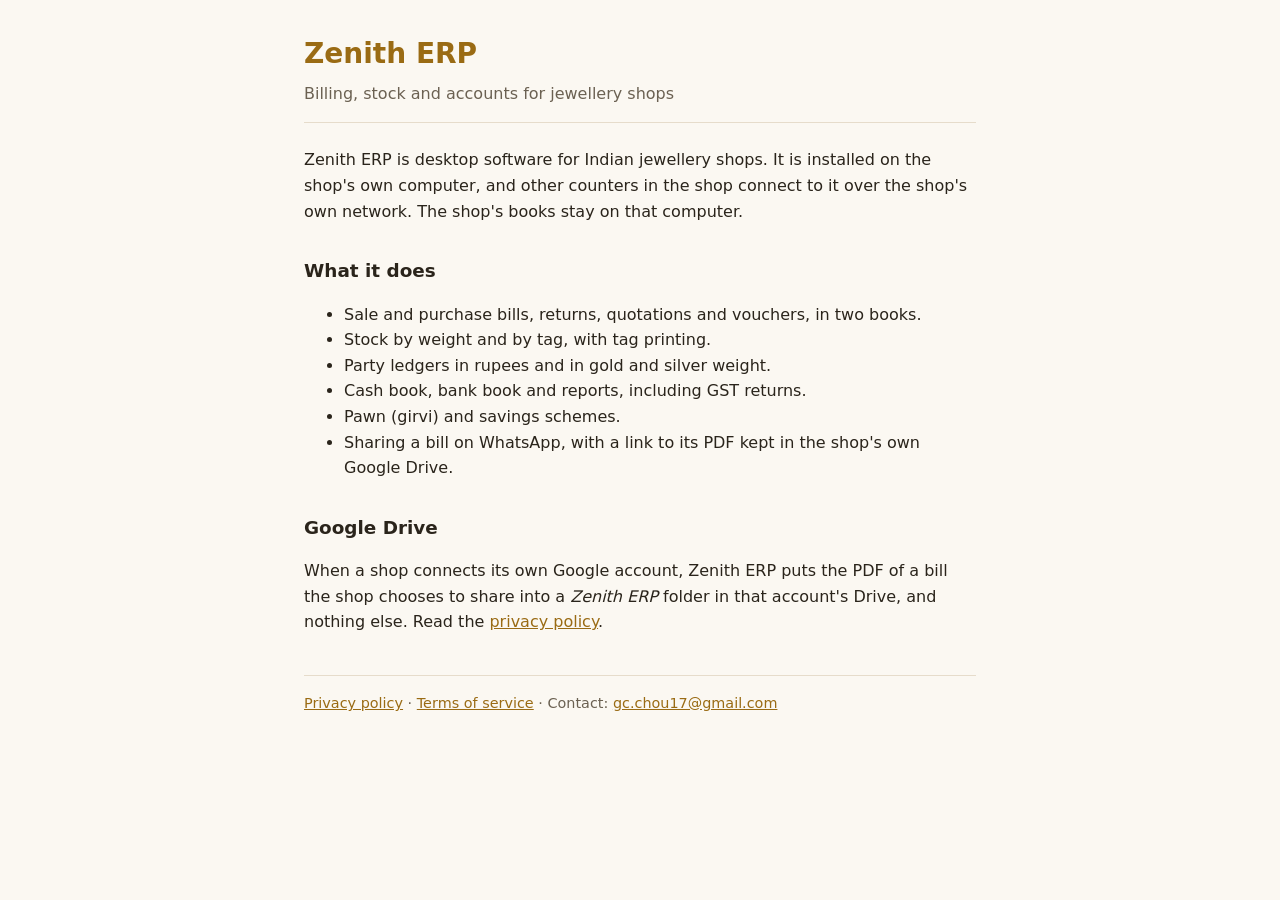
<file: index.html>
<!doctype html>
<html lang="en">
  <head>
    <meta charset="utf-8" />
    <meta name="viewport" content="width=device-width, initial-scale=1" />
    <title>Zenith ERP — software for jewellery shops</title>
    <meta
      name="description"
      content="Zenith ERP is billing, stock and accounts software for jewellery shops, installed on the shop's own computer."
    />
    <link rel="stylesheet" href="style.css" />
  </head>
  <body>
    <header>
      <h1>Zenith ERP</h1>
      <p class="tagline">Billing, stock and accounts for jewellery shops</p>
    </header>
    <main>
      <p>
        Zenith ERP is desktop software for Indian jewellery shops. It is installed on the shop's
        own computer, and other counters in the shop connect to it over the shop's own network.
        The shop's books stay on that computer.
      </p>
      <h2>What it does</h2>
      <ul>
        <li>Sale and purchase bills, returns, quotations and vouchers, in two books.</li>
        <li>Stock by weight and by tag, with tag printing.</li>
        <li>Party ledgers in rupees and in gold and silver weight.</li>
        <li>Cash book, bank book and reports, including GST returns.</li>
        <li>Pawn (girvi) and savings schemes.</li>
        <li>
          Sharing a bill on WhatsApp, with a link to its PDF kept in the shop's own Google Drive.
        </li>
      </ul>
      <h2>Google Drive</h2>
      <p>
        When a shop connects its own Google account, Zenith ERP puts the PDF of a bill the shop
        chooses to share into a <em>Zenith ERP</em> folder in that account's Drive, and nothing
        else. Read the <a href="privacy.html">privacy policy</a>.
      </p>
    </main>
    <footer>
      <a href="privacy.html">Privacy policy</a> · <a href="terms.html">Terms of service</a> ·
      Contact:
      <a href="mailto:gc.chou17@gmail.com">gc.chou17@gmail.com</a>
    </footer>
  </body>
</html>
</file>
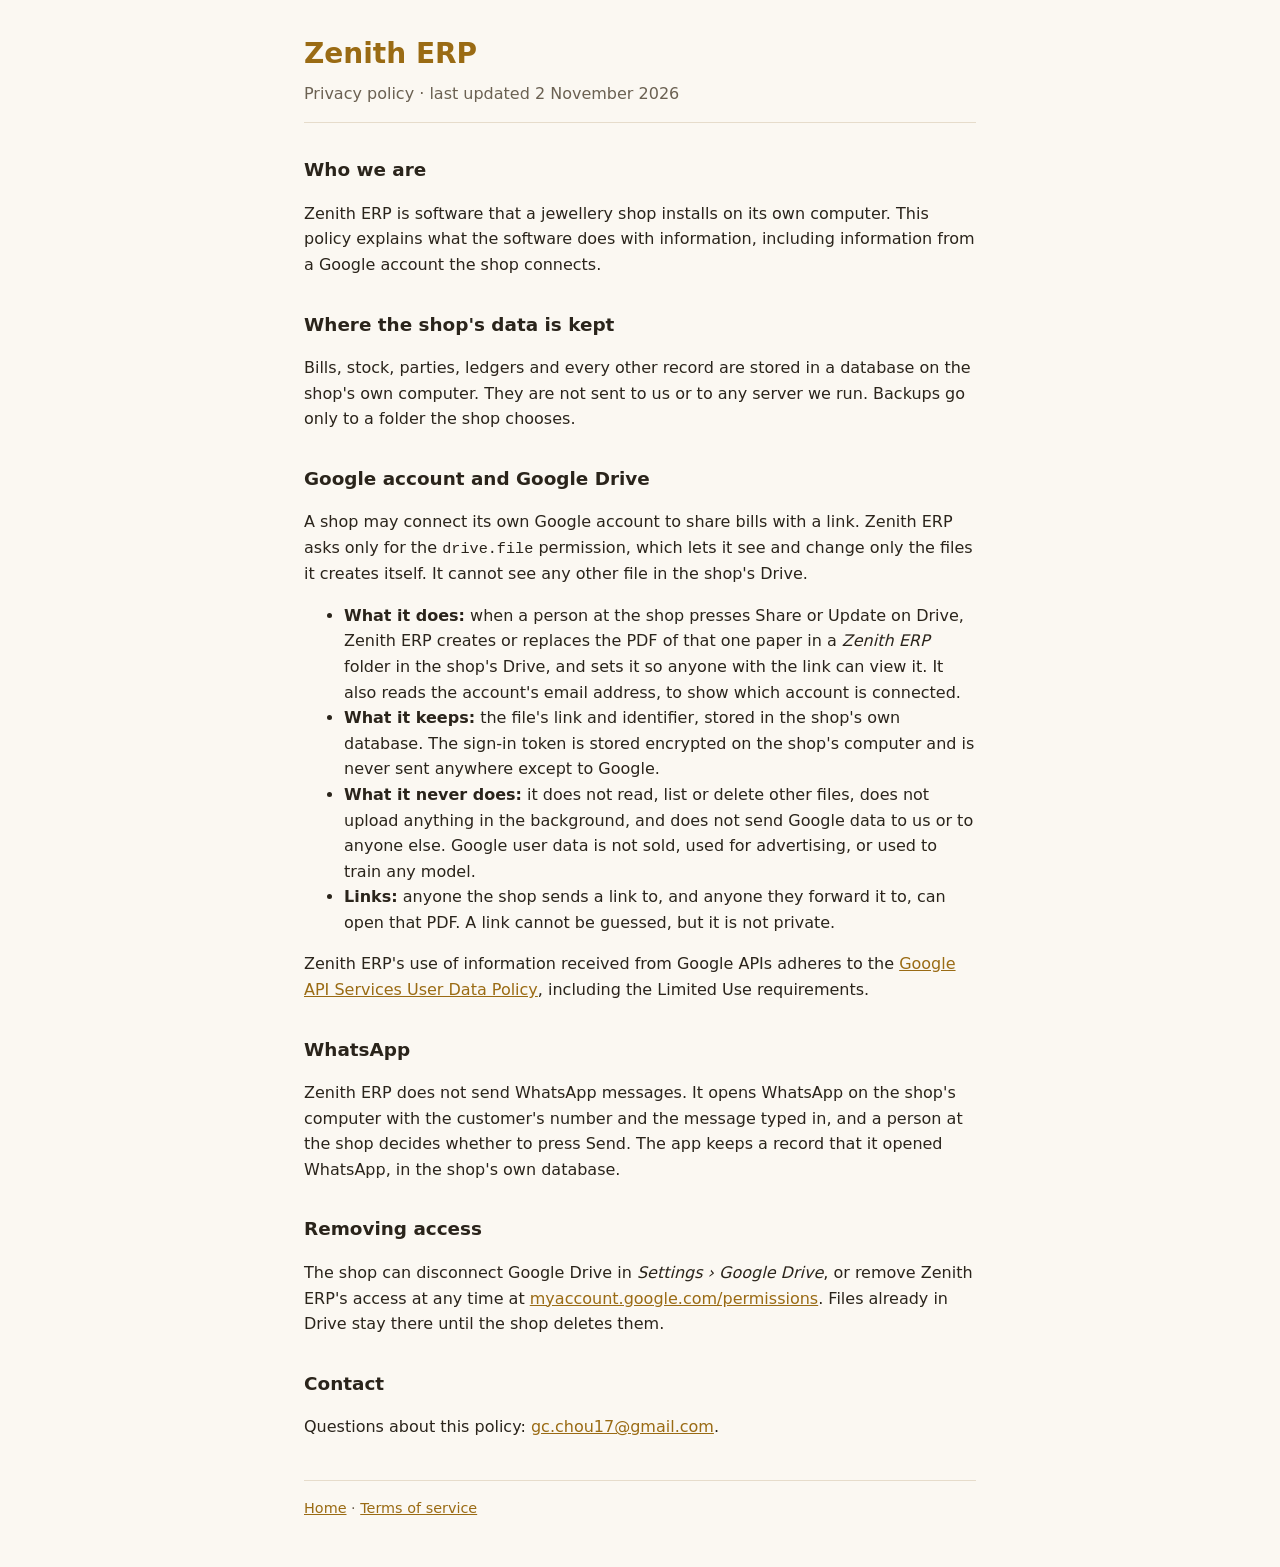
<file: privacy.html>
<!doctype html>
<html lang="en">
  <head>
    <meta charset="utf-8" />
    <meta name="viewport" content="width=device-width, initial-scale=1" />
    <title>Zenith ERP — Privacy policy</title>
    <link rel="stylesheet" href="style.css" />
  </head>
  <body>
    <header>
      <h1><a href="index.html">Zenith ERP</a></h1>
      <p class="tagline">Privacy policy · last updated 2 November 2026</p>
    </header>
    <main>
      <h2>Who we are</h2>
      <p>
        Zenith ERP is software that a jewellery shop installs on its own computer. This policy
        explains what the software does with information, including information from a Google
        account the shop connects.
      </p>

      <h2>Where the shop's data is kept</h2>
      <p>
        Bills, stock, parties, ledgers and every other record are stored in a database on the
        shop's own computer. They are not sent to us or to any server we run. Backups go only to a
        folder the shop chooses.
      </p>

      <h2>Google account and Google Drive</h2>
      <p>
        A shop may connect its own Google account to share bills with a link. Zenith ERP asks only
        for the <code>drive.file</code> permission, which lets it see and change only the files it
        creates itself. It cannot see any other file in the shop's Drive.
      </p>
      <ul>
        <li>
          <strong>What it does:</strong> when a person at the shop presses Share or Update on
          Drive, Zenith ERP creates or replaces the PDF of that one paper in a
          <em>Zenith ERP</em> folder in the shop's Drive, and sets it so anyone with the link can
          view it. It also reads the account's email address, to show which account is
          connected.
        </li>
        <li>
          <strong>What it keeps:</strong> the file's link and identifier, stored in the shop's own
          database. The sign-in token is stored encrypted on the shop's computer and is never
          sent anywhere except to Google.
        </li>
        <li>
          <strong>What it never does:</strong> it does not read, list or delete other files, does
          not upload anything in the background, and does not send Google data to us or to anyone
          else. Google user data is not sold, used for advertising, or used to train any model.
        </li>
        <li>
          <strong>Links:</strong> anyone the shop sends a link to, and anyone they forward it to,
          can open that PDF. A link cannot be guessed, but it is not private.
        </li>
      </ul>
      <p>
        Zenith ERP's use of information received from Google APIs adheres to the
        <a href="https://developers.google.com/terms/api-services-user-data-policy"
          >Google API Services User Data Policy</a
        >, including the Limited Use requirements.
      </p>

      <h2>WhatsApp</h2>
      <p>
        Zenith ERP does not send WhatsApp messages. It opens WhatsApp on the shop's computer with
        the customer's number and the message typed in, and a person at the shop decides whether to
        press Send. The app keeps a record that it opened WhatsApp, in the shop's own database.
      </p>

      <h2>Removing access</h2>
      <p>
        The shop can disconnect Google Drive in <em>Settings › Google Drive</em>, or remove Zenith
        ERP's access at any time at
        <a href="https://myaccount.google.com/permissions">myaccount.google.com/permissions</a>.
        Files already in Drive stay there until the shop deletes them.
      </p>

      <h2>Contact</h2>
      <p>
        Questions about this policy:
        <a href="mailto:gc.chou17@gmail.com">gc.chou17@gmail.com</a>.
      </p>
    </main>
    <footer><a href="index.html">Home</a> · <a href="terms.html">Terms of service</a></footer>
  </body>
</html>
</file>
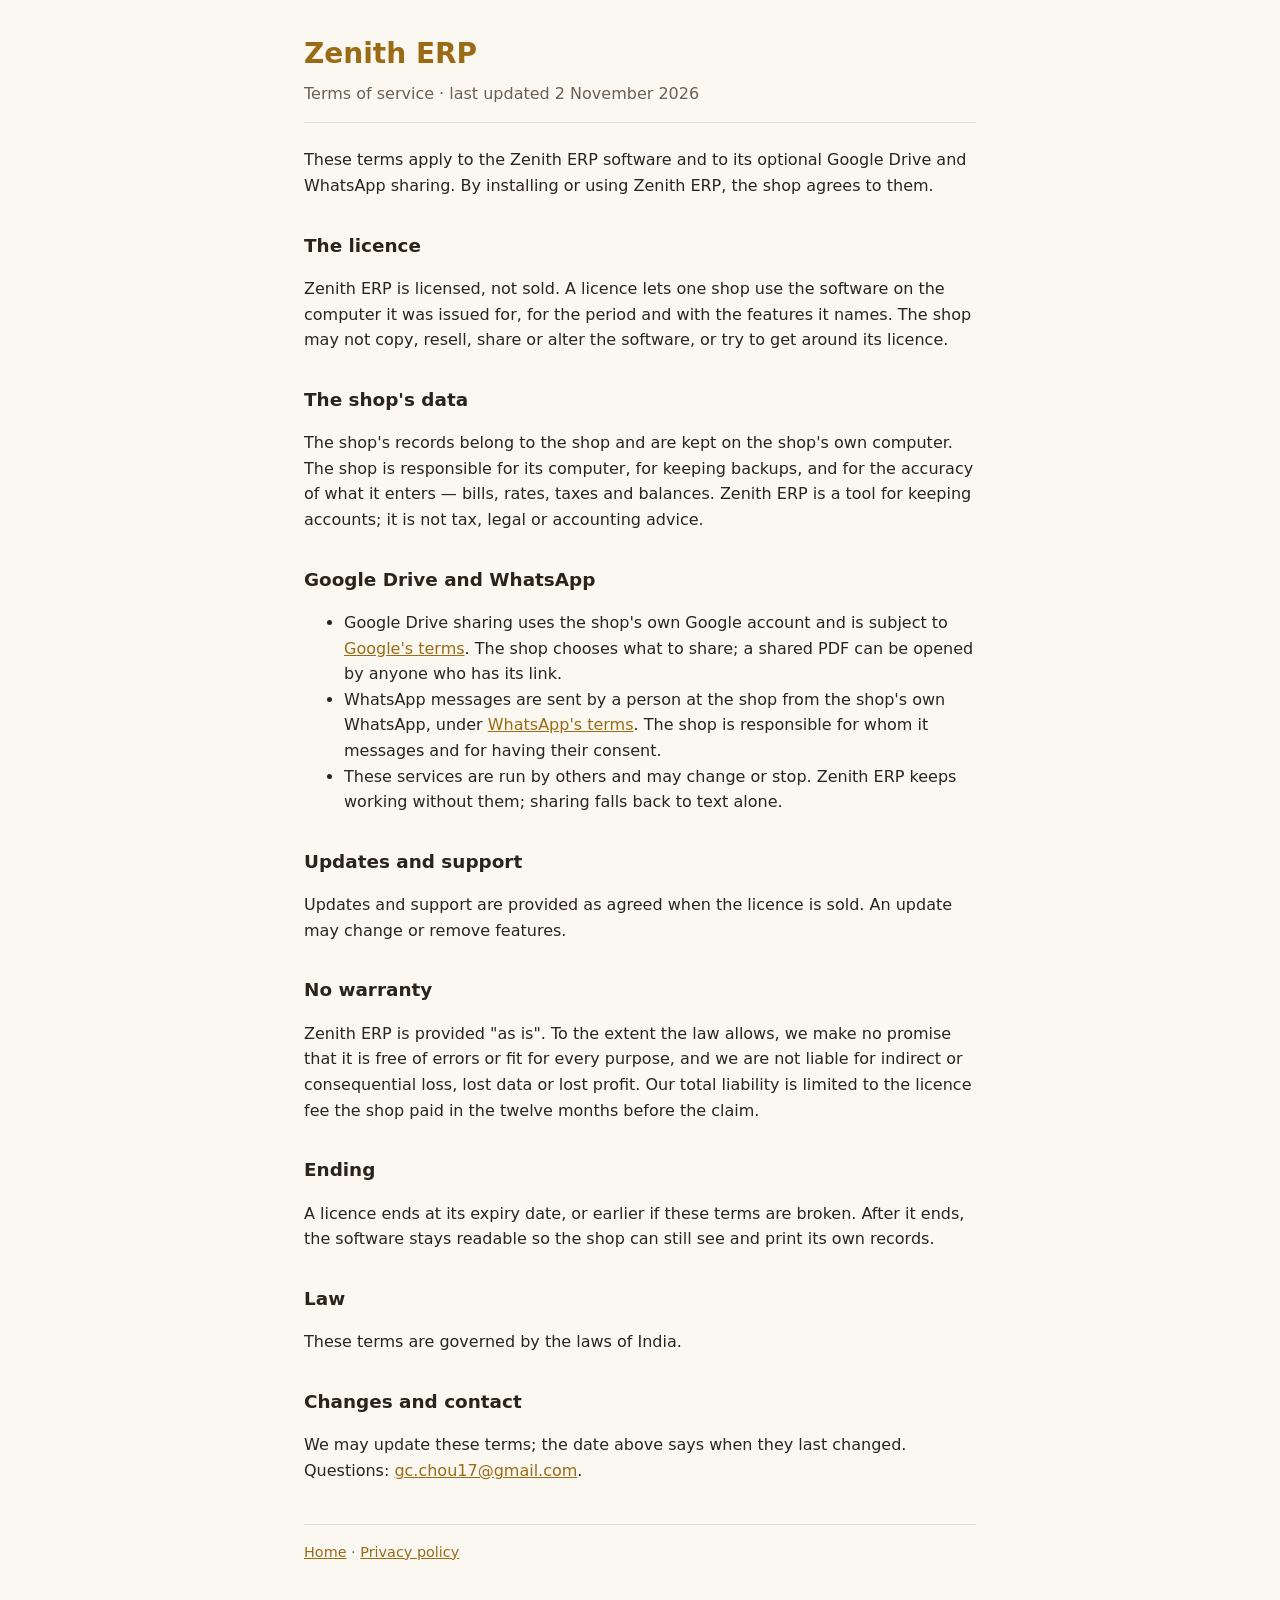
<file: terms.html>
<!doctype html>
<html lang="en">
  <head>
    <meta charset="utf-8" />
    <meta name="viewport" content="width=device-width, initial-scale=1" />
    <title>Zenith ERP — Terms of service</title>
    <link rel="stylesheet" href="style.css" />
  </head>
  <body>
    <header>
      <h1><a href="index.html">Zenith ERP</a></h1>
      <p class="tagline">Terms of service · last updated 2 November 2026</p>
    </header>
    <main>
      <p>
        These terms apply to the Zenith ERP software and to its optional Google Drive and WhatsApp
        sharing. By installing or using Zenith ERP, the shop agrees to them.
      </p>

      <h2>The licence</h2>
      <p>
        Zenith ERP is licensed, not sold. A licence lets one shop use the software on the computer
        it was issued for, for the period and with the features it names. The shop may not copy,
        resell, share or alter the software, or try to get around its licence.
      </p>

      <h2>The shop's data</h2>
      <p>
        The shop's records belong to the shop and are kept on the shop's own computer. The shop is
        responsible for its computer, for keeping backups, and for the accuracy of what it enters —
        bills, rates, taxes and balances. Zenith ERP is a tool for keeping accounts; it is not tax,
        legal or accounting advice.
      </p>

      <h2>Google Drive and WhatsApp</h2>
      <ul>
        <li>
          Google Drive sharing uses the shop's own Google account and is subject to
          <a href="https://policies.google.com/terms">Google's terms</a>. The shop chooses what to
          share; a shared PDF can be opened by anyone who has its link.
        </li>
        <li>
          WhatsApp messages are sent by a person at the shop from the shop's own WhatsApp, under
          <a href="https://www.whatsapp.com/legal/terms-of-service">WhatsApp's terms</a>. The shop
          is responsible for whom it messages and for having their consent.
        </li>
        <li>
          These services are run by others and may change or stop. Zenith ERP keeps working
          without them; sharing falls back to text alone.
        </li>
      </ul>

      <h2>Updates and support</h2>
      <p>
        Updates and support are provided as agreed when the licence is sold. An update may change
        or remove features.
      </p>

      <h2>No warranty</h2>
      <p>
        Zenith ERP is provided "as is". To the extent the law allows, we make no promise that it is
        free of errors or fit for every purpose, and we are not liable for indirect or consequential
        loss, lost data or lost profit. Our total liability is limited to the licence fee the shop
        paid in the twelve months before the claim.
      </p>

      <h2>Ending</h2>
      <p>
        A licence ends at its expiry date, or earlier if these terms are broken. After it ends, the
        software stays readable so the shop can still see and print its own records.
      </p>

      <h2>Law</h2>
      <p>These terms are governed by the laws of India.</p>

      <h2>Changes and contact</h2>
      <p>
        We may update these terms; the date above says when they last changed. Questions:
        <a href="mailto:gc.chou17@gmail.com">gc.chou17@gmail.com</a>.
      </p>
    </main>
    <footer>
      <a href="index.html">Home</a> · <a href="privacy.html">Privacy policy</a>
    </footer>
  </body>
</html>
</file>
<file: style.css>
:root {
  --bg: #fbf8f2;
  --fg: #2a241b;
  --muted: #6b6152;
  --accent: #9a6b14;
  --rule: #e6dccb;
}
@media (prefers-color-scheme: dark) {
  :root {
    --bg: #1c1915;
    --fg: #eee7da;
    --muted: #b3a891;
    --accent: #e0b25a;
    --rule: #3a342a;
  }
}
* {
  box-sizing: border-box;
}
body {
  margin: 0 auto;
  max-width: 44rem;
  padding: 2rem 1rem 3rem;
  background: var(--bg);
  color: var(--fg);
  font: 1rem/1.6 system-ui, -apple-system, 'Segoe UI', sans-serif;
}
header {
  border-bottom: 1px solid var(--rule);
  margin-bottom: 1.5rem;
}
h1 {
  margin: 0;
  font-size: 1.75rem;
  color: var(--accent);
}
h1 a {
  color: inherit;
  text-decoration: none;
}
h2 {
  margin-top: 2rem;
  font-size: 1.15rem;
}
.tagline {
  margin: 0.25rem 0 1rem;
  color: var(--muted);
}
a {
  color: var(--accent);
}
code {
  font-size: 0.95em;
}
footer {
  margin-top: 2.5rem;
  padding-top: 1rem;
  border-top: 1px solid var(--rule);
  color: var(--muted);
  font-size: 0.9rem;
}
</file>
